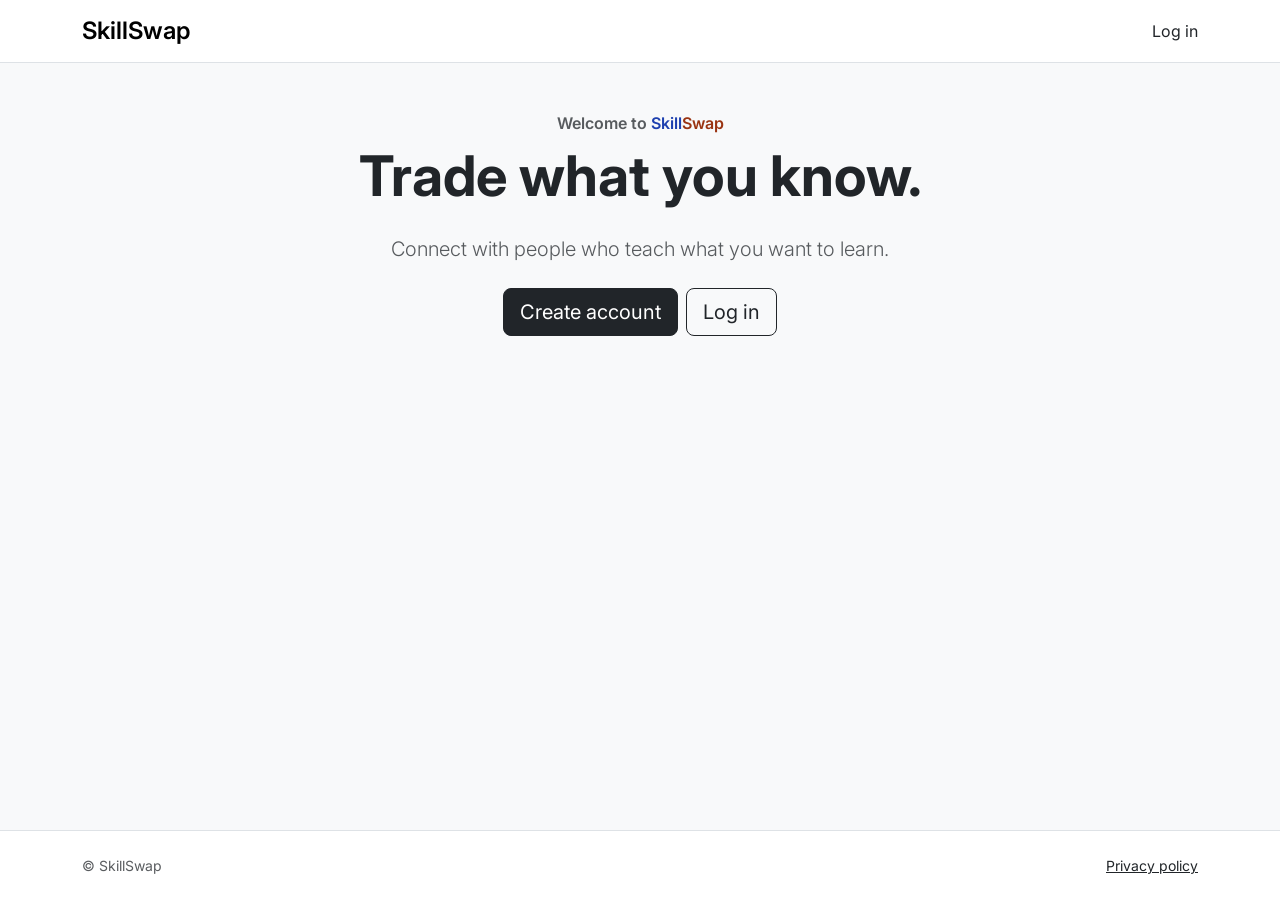
<file: frontend/index.html>
<!DOCTYPE html>
<html lang="en">
<head>
    <meta charset="UTF-8">
    <meta name="viewport" content="width=device-width, initial-scale=1">
    <title>SkillSwap</title>
    <link href="https://cdn.jsdelivr.net/npm/bootstrap@5.3.3/dist/css/bootstrap.min.css" rel="stylesheet">
    <link href="https://fonts.googleapis.com/css2?family=Inter:wght@400;500;600;700&display=swap" rel="stylesheet">
    <link href="css/style.css" rel="stylesheet">
</head>
<body class="bg-body-tertiary d-flex flex-column min-vh-100">

    <!-- navigation -->
    <nav class="navbar bg-white border-bottom">
        <div class="container">
            <a class="navbar-brand fw-semibold fs-4" href="index.html">SkillSwap</a>
            <div class="d-flex gap-4">
                <a class="nav-link" href="login.html">Log in</a>
            </div>
        </div>
    </nav>

    <!-- start page -->
    <main class="container py-5 text-center">

        <!-- hero -->
        <p class="fw-semibold text-body-secondary mb-2">Welcome to <span class="logo-skill">Skill</span><span class="logo-swap">Swap</span></p>
        <h1 class="display-4 fw-bold">Trade what you know.</h1>
        <p class="lead text-body-secondary col-lg-6 mx-auto my-4">Connect with people who teach what you want to learn.</p>

        <div class="d-flex justify-content-center gap-2">
            <a href="registrierung.html" class="btn btn-dark btn-lg">Create account</a>
            <a href="login.html" class="btn btn-outline-dark btn-lg">Log in</a>
        </div>

    </main>

    <!-- footer -->
    <footer class="bg-white border-top mt-auto">
        <div class="container d-flex flex-wrap justify-content-between gap-3 py-4 small text-body-secondary">
            <span>&copy; SkillSwap</span>
            <a href="datenschutz.php">Privacy policy</a>
        </div>
    </footer>

</body>
</html>
</file>
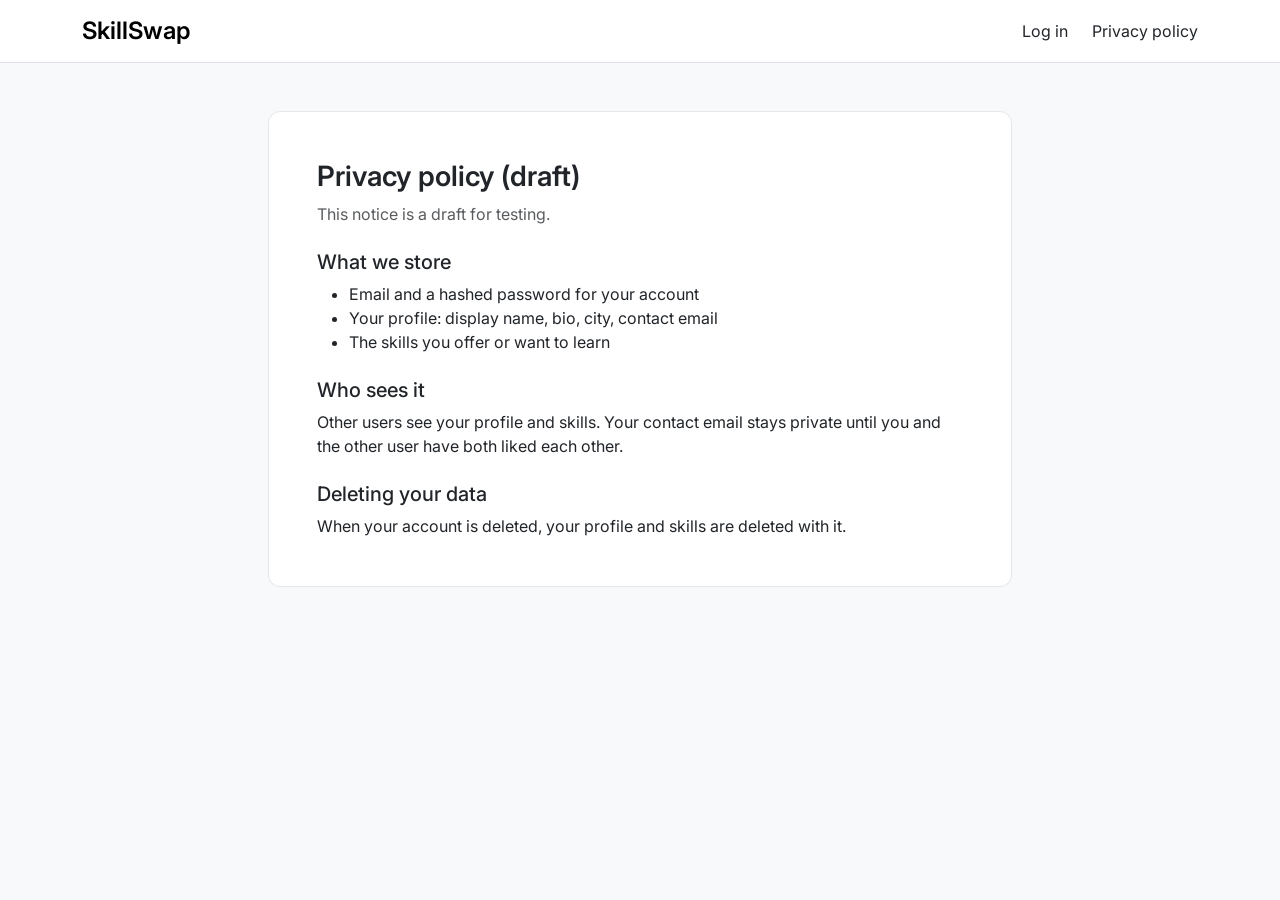
<file: frontend/datenschutz.html>
<!DOCTYPE html>
<html lang="en">
<head>
    <meta charset="UTF-8">
    <meta name="viewport" content="width=device-width, initial-scale=1">
    <title>Privacy policy – SkillSwap</title>
    <link href="https://cdn.jsdelivr.net/npm/bootstrap@5.3.3/dist/css/bootstrap.min.css" rel="stylesheet">
    <link href="https://fonts.googleapis.com/css2?family=Inter:wght@400;500;600;700&display=swap" rel="stylesheet">
    <link href="css/style.css" rel="stylesheet">
</head>
<body class="bg-body-tertiary">

    <!-- navigation -->
    <nav class="navbar bg-white border-bottom">
        <div class="container">
            <a class="navbar-brand fw-semibold fs-4" href="index.html"> SkillSwap</a>
            <div class="d-flex gap-4">
                <a class="nav-link" href="login.html">Log in</a>
                <a class="nav-link" href="datenschutz.html">Privacy policy</a>
            </div>
        </div>
    </nav>

    <!-- draft privacy notice (version draft) -->
    <main class="container py-5">
        <div class="card col-lg-8 mx-auto">
            <div class="card-body p-4 p-md-5">

                <h1 class="h3 fw-semibold">Privacy policy (draft)</h1>
                <p class="text-body-secondary">This notice is a draft for testing.</p>

                <h2 class="h5 mt-4">What we store</h2>
                <ul>
                    <li>Email and a hashed password for your account</li>
                    <li>Your profile: display name, bio, city, contact email</li>
                    <li>The skills you offer or want to learn</li>
                </ul>

                <h2 class="h5 mt-4">Who sees it</h2>
                <p>Other users see your profile and skills. Your contact email stays private until you and the other user have both liked each other.</p>

                <h2 class="h5 mt-4">Deleting your data</h2>
                <p class="mb-0">When your account is deleted, your profile and skills are deleted with it.</p>

            </div>
        </div>
    </main>

</body>
</html>
</file>
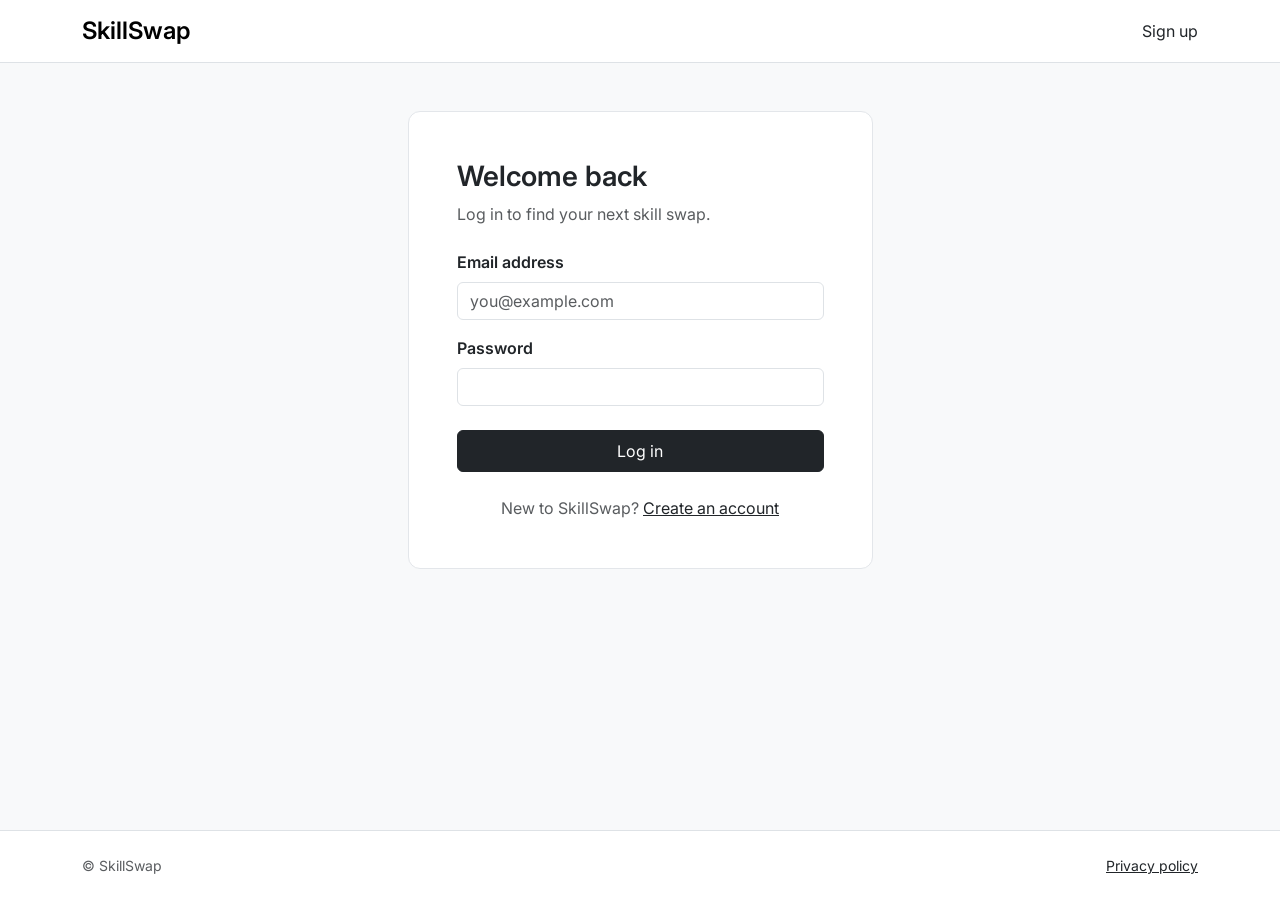
<file: frontend/login.html>
<!DOCTYPE html>
<html lang="en">
<head>
    <meta charset="UTF-8">
    <meta name="viewport" content="width=device-width, initial-scale=1">
    <title>Log in – SkillSwap</title>
    <link href="https://cdn.jsdelivr.net/npm/bootstrap@5.3.3/dist/css/bootstrap.min.css" rel="stylesheet">
    <link href="https://fonts.googleapis.com/css2?family=Inter:wght@400;500;600;700&display=swap" rel="stylesheet">
    <link href="css/style.css" rel="stylesheet">
</head>
<body class="bg-body-tertiary d-flex flex-column min-vh-100">

    <!-- navigation -->
    <nav class="navbar bg-white border-bottom">
        <div class="container">
            <a class="navbar-brand fw-semibold fs-4" href="index.html"> SkillSwap</a>
            <div class="d-flex gap-4">
                <a class="nav-link" href="registrierung.html">Sign up</a>
            </div>
        </div>
    </nav>

    <main class="container py-5">
        <div class="card col-md-8 col-lg-6 col-xl-5 mx-auto">
            <div class="card-body p-4 p-md-5">

                <h1 class="h3 fw-semibold">Welcome back</h1>
                <p class="text-body-secondary mb-4">Log in to find your next skill swap.</p>

                <!-- shown after a successful registration -->
                <div id="registered" class="alert alert-success form-error" role="alert">
                    Account created! You can log in now.
                </div>

                <!-- shown when a page needs a login -->
                <div id="login-required" class="alert alert-info form-error" role="alert">
                    Please log in first.
                </div>

                <!-- shown when error-->
                <div id="login-error" class="alert alert-danger form-error" role="alert">
                    Invalid email or password. Please try again.
                </div>

                <!-- sends the data to the backend -->
                <form action="../backend/login.php" method="POST">

                    <div class="mb-3">
                        <label for="email" class="form-label fw-semibold">Email address</label>
                        <input type="email" id="email" name="email" class="form-control" placeholder="you@example.com" autocomplete="email" required>
                    </div>

                    <div class="mb-4">
                        <label for="password" class="form-label fw-semibold">Password</label>
                        <input type="password" id="password" name="password" class="form-control" autocomplete="current-password" required>
                    </div>

                    <button type="submit" class="btn btn-dark w-100 py-2">Log in</button>
                </form>

                <p class="text-center text-body-secondary mt-4 mb-0">
                    New to SkillSwap? <a href="registrierung.html">Create an account</a>
                </p>

            </div>
        </div>
    </main>

    <!-- footer -->
    <footer class="bg-white border-top mt-auto">
        <div class="container d-flex flex-wrap justify-content-between gap-3 py-4 small text-body-secondary">
            <span>&copy; SkillSwap</span>
            <a href="datenschutz.php">Privacy policy</a>
        </div>
    </footer>

</body>
</html>
</file>
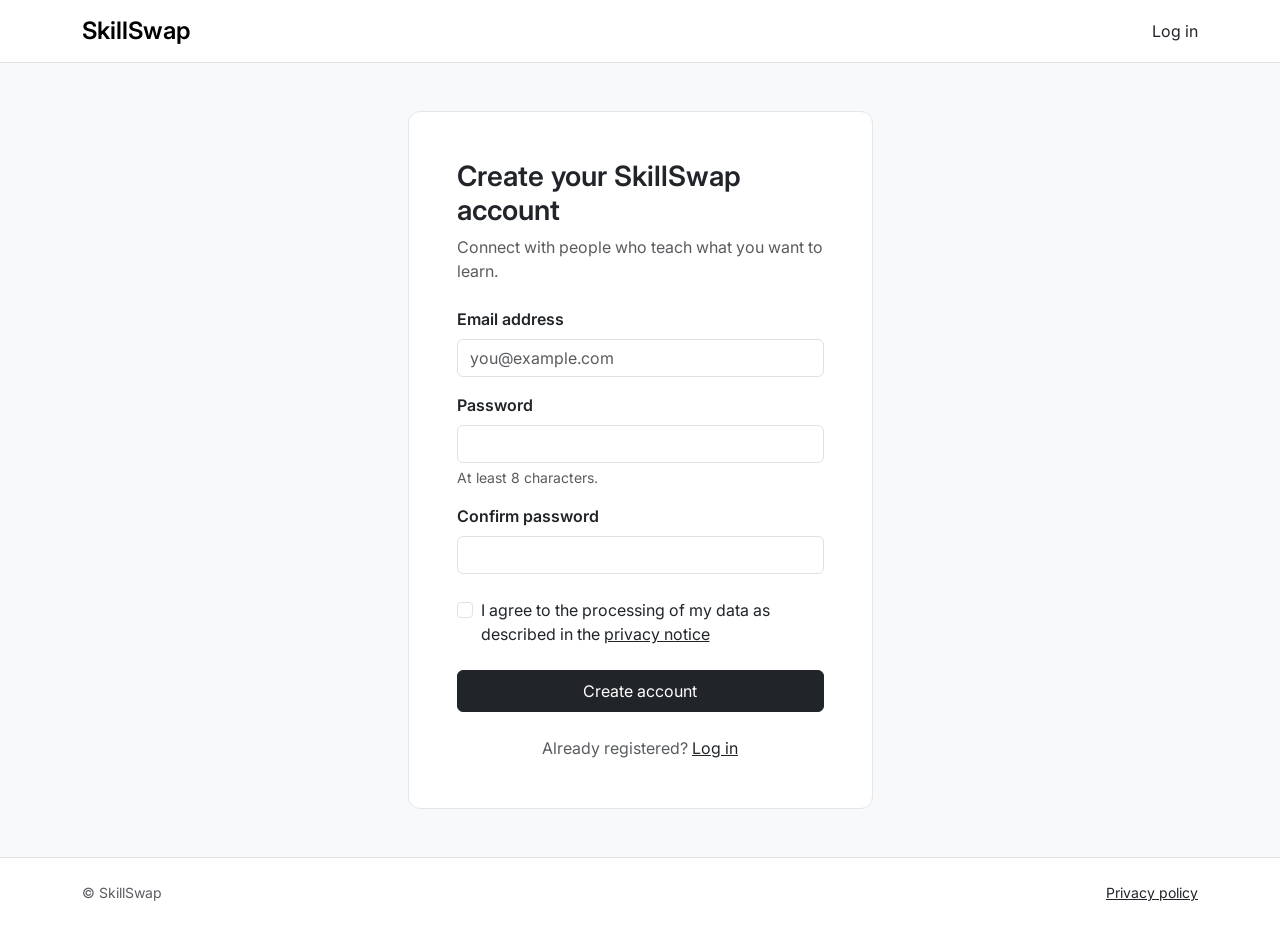
<file: frontend/registrierung.html>
<!DOCTYPE html>
<html lang="en">
<head>
    <meta charset="UTF-8">
    <meta name="viewport" content="width=device-width, initial-scale=1">
    <title>Register – SkillSwap</title>
    <link href="https://cdn.jsdelivr.net/npm/bootstrap@5.3.3/dist/css/bootstrap.min.css" rel="stylesheet">
    <link href="https://fonts.googleapis.com/css2?family=Inter:wght@400;500;600;700&display=swap" rel="stylesheet">
    <link href="css/style.css" rel="stylesheet">
</head>
<body class="bg-body-tertiary d-flex flex-column min-vh-100">

    <!-- navigation -->
    <nav class="navbar bg-white border-bottom">
        <div class="container">
            <a class="navbar-brand fw-semibold fs-4" href="index.html"> SkillSwap</a>
            <div class="d-flex gap-4">
                <a class="nav-link" href="login.html">Log in</a>
            </div>
        </div>
    </nav>

    <main class="container py-5">
        <div class="card col-md-8 col-lg-6 col-xl-5 mx-auto">
            <div class="card-body p-4 p-md-5">

                <h1 class="h3 fw-semibold">Create your SkillSwap account</h1>
                <p class="text-body-secondary mb-4">Connect with people who teach what you want to learn.</p>

                <!-- error messages -->
                <div id="reg-password-mismatch" class="alert alert-danger form-error" role="alert">
                    The passwords do not match. Please try again.
                </div>
                <div id="reg-email-taken" class="alert alert-danger form-error" role="alert">
                    This email is already registered. <a href="login.html" class="alert-link">Log in instead?</a>
                </div>
                <div id="reg-error" class="alert alert-danger form-error" role="alert">
                    Registration did not work. Please check your input and try again.
                </div>

                <!-- sends the data to the backend -->
                <form action="../backend/registrieren.php" method="POST">

                    <div class="mb-3">
                        <label for="email" class="form-label fw-semibold">Email address</label>
                        <input type="email" id="email" name="email" class="form-control" placeholder="you@example.com" maxlength="255" autocomplete="email"
                               pattern="[^@\s]+@[^@\s]+\.[A-Za-z]{2,}" title="Please enter a full email address, e.g. you@example.com" required>
                    </div>

                    <div class="mb-3">
                        <label for="password" class="form-label fw-semibold">Password</label>
                        <input type="password" id="password" name="password" class="form-control" minlength="8" autocomplete="new-password" required>
                        <div class="form-text">At least 8 characters.</div>
                    </div>

                    <div class="mb-4">
                        <label for="password_confirm" class="form-label fw-semibold">Confirm password</label>
                        <input type="password" id="password_confirm" name="password_confirm" class="form-control" minlength="8" autocomplete="new-password" required>
                    </div>

                    <div class="form-check mb-4">
                        <input type="checkbox" id="privacy" name="privacy_accepted" value="1" class="form-check-input" required>
                        <label for="privacy" class="form-check-label">
                            I agree to the processing of my data as described in the
                            <a href="datenschutz.php">privacy notice</a>
                        </label>
                    </div>

                    <button type="submit" class="btn btn-dark w-100 py-2">Create account</button>
                </form>

                <p class="text-center text-body-secondary mt-4 mb-0">
                    Already registered? <a href="login.html">Log in</a>
                </p>

            </div>
        </div>
    </main>

    <!-- footer -->
    <footer class="bg-white border-top mt-auto">
        <div class="container d-flex flex-wrap justify-content-between gap-3 py-4 small text-body-secondary">
            <span>&copy; SkillSwap</span>
            <a href="datenschutz.php">Privacy policy</a>
        </div>
    </footer>

</body>
</html>
</file>
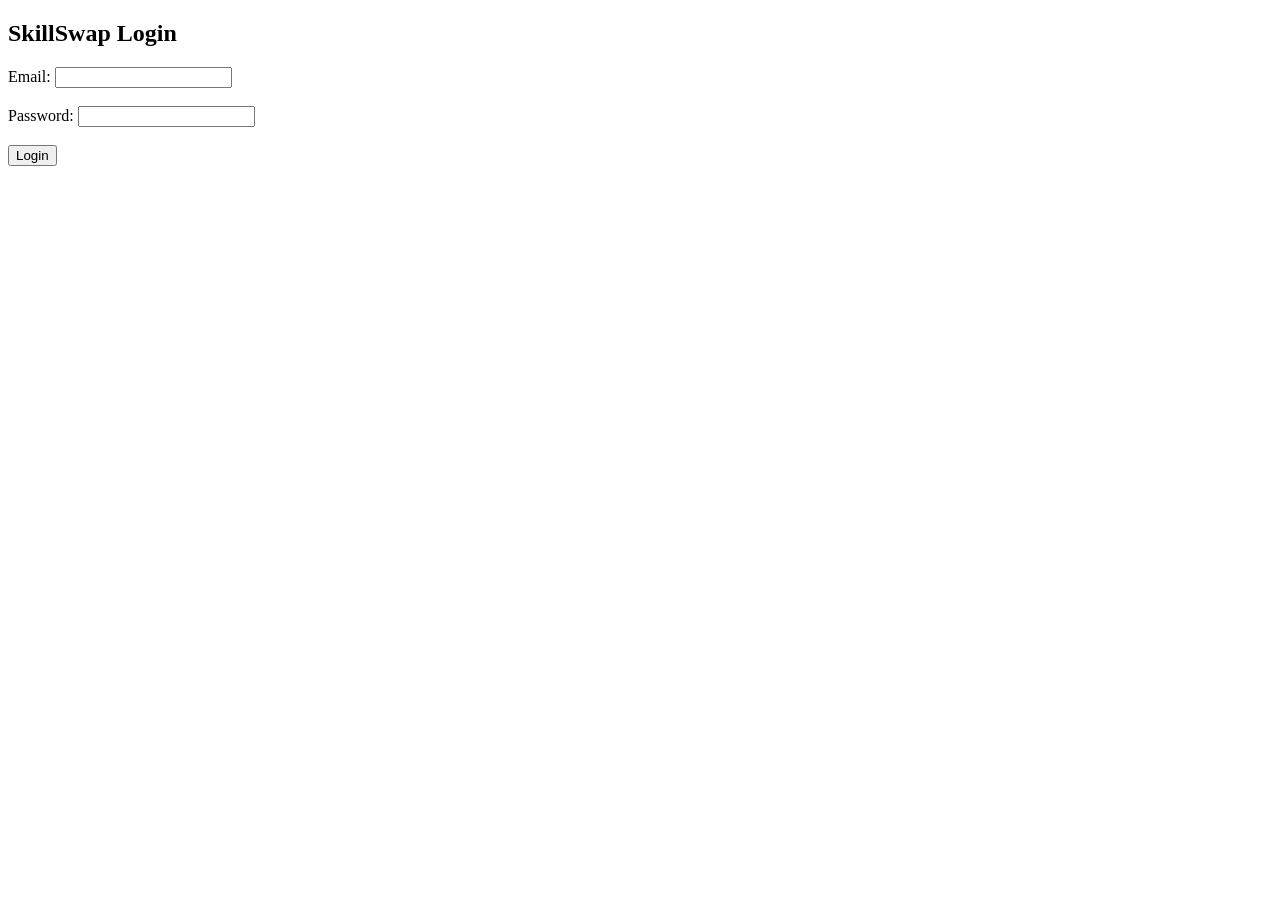
<file: testing/login.html>
<!DOCTYPE html>
<html lang="en">
<head>
    <meta charset="UTF-8">
    <title>SkillSwap Login Test</title>
</head>
<body>

    <h2>SkillSwap Login</h2>

    <form action="../backend/login.php" method="POST">

        <label for="email">Email:</label>
        <input type="email" id="email" name="email" required>

        <br><br>

        <label for="password">Password:</label>
        <input type="password" id="password" name="password" required>

        <br><br>

        <button type="submit">Login</button>

    </form>

</body>
</html>
</file>
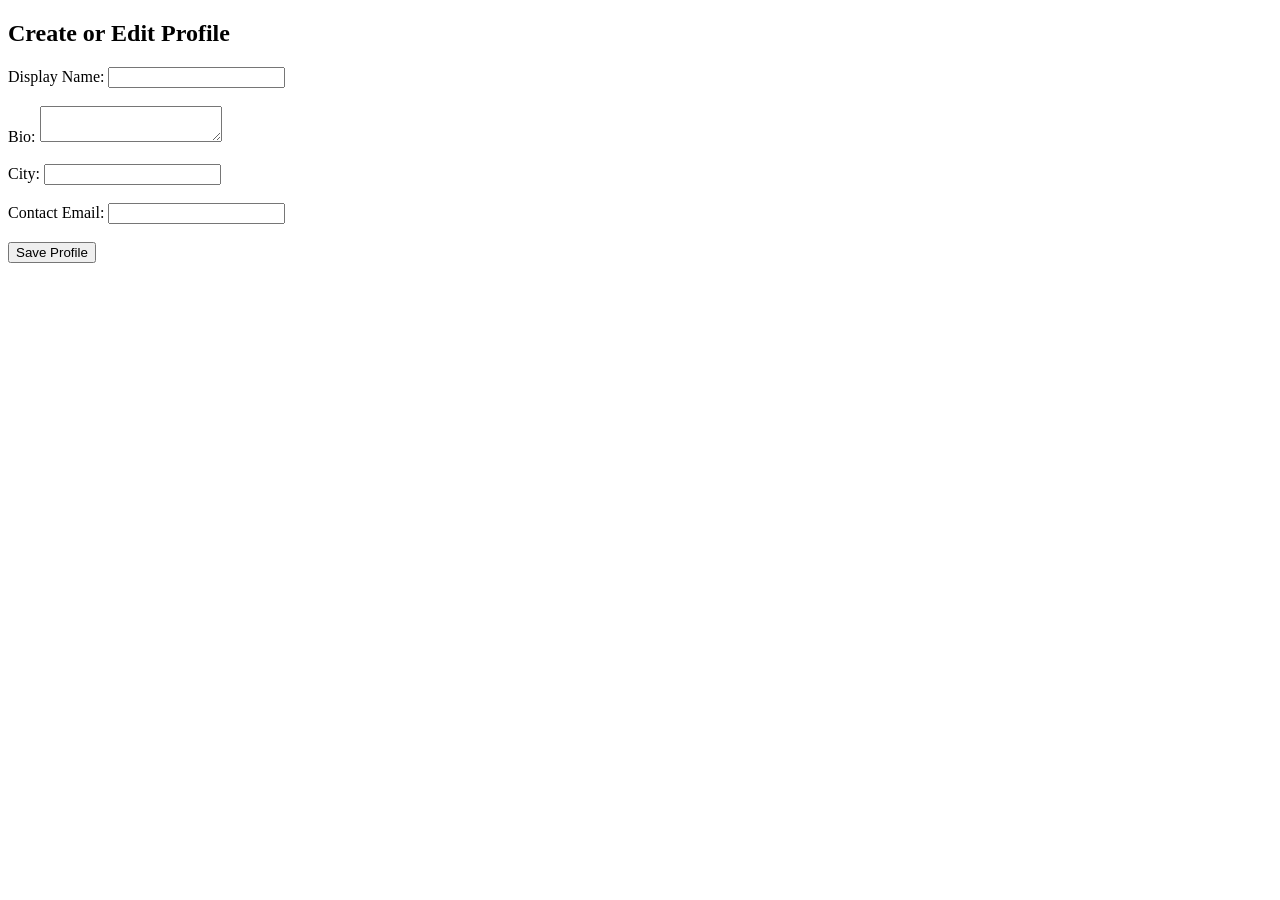
<file: testing/profil.html>
<!DOCTYPE html>
<html lang="en">
<head>
    <meta charset="UTF-8">
    <title>SkillSwap Profile Test</title>
</head>
<body>

    <h2>Create or Edit Profile</h2>

    <form action="../backend/profil.php" method="POST">

        <label for="name">Display Name:</label>
        <input type="text" id="name" name="display_name" maxlength="100" required>

        <br><br>

        <label for="bio">Bio:</label>
        <textarea id="bio" name="bio"></textarea>

        <br><br>

        <label for="city">City:</label>
        <input type="text" id="city" name="city" maxlength="100">

        <br><br>

        <label for="email">Contact Email:</label>
        <input type="email" id="email" name="contact_email">

        <br><br>

        <button type="submit">Save Profile</button>

    </form>

</body>
</html>
</file>
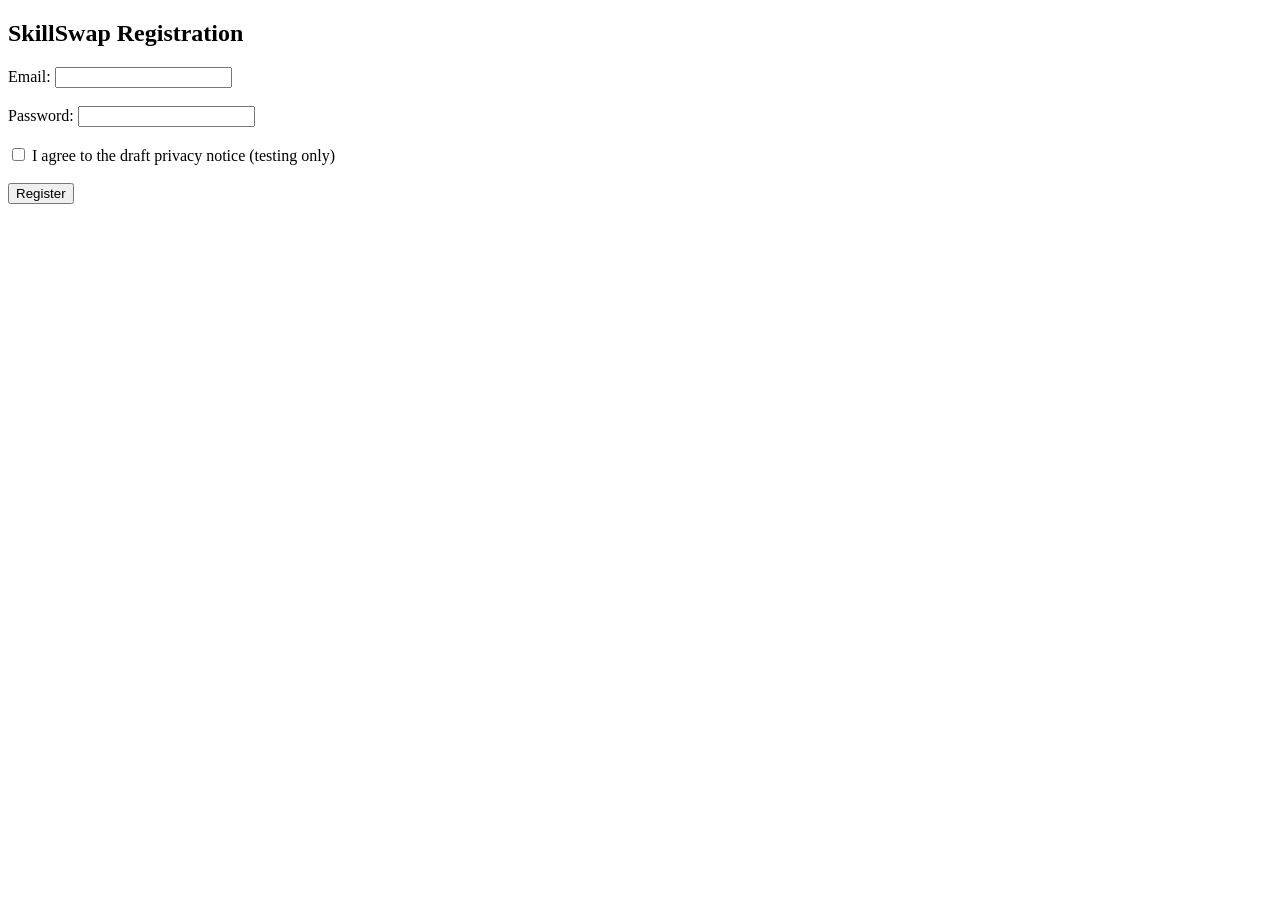
<file: testing/registrierung.html>
<!DOCTYPE html>
<html lang="en">
<head>
    <meta charset="UTF-8">
    <title>SkillSwap Registration Test</title>
</head>
<body>

    <h2>SkillSwap Registration</h2>

    <form action="../backend/registrieren.php" method="POST">

        <label>Email:</label>
        <input type="email" name="email" required>

        <br><br>

        <label>Password:</label>
        <input type="password" name="password" required>

        <br><br>

        <label>
            <input type="checkbox" name="privacy_accepted" value="1" required>
            I agree to the draft privacy notice (testing only)
        </label>

        <br><br>

        <button type="submit">Register</button>

    </form>

</body>
</html>
</file>
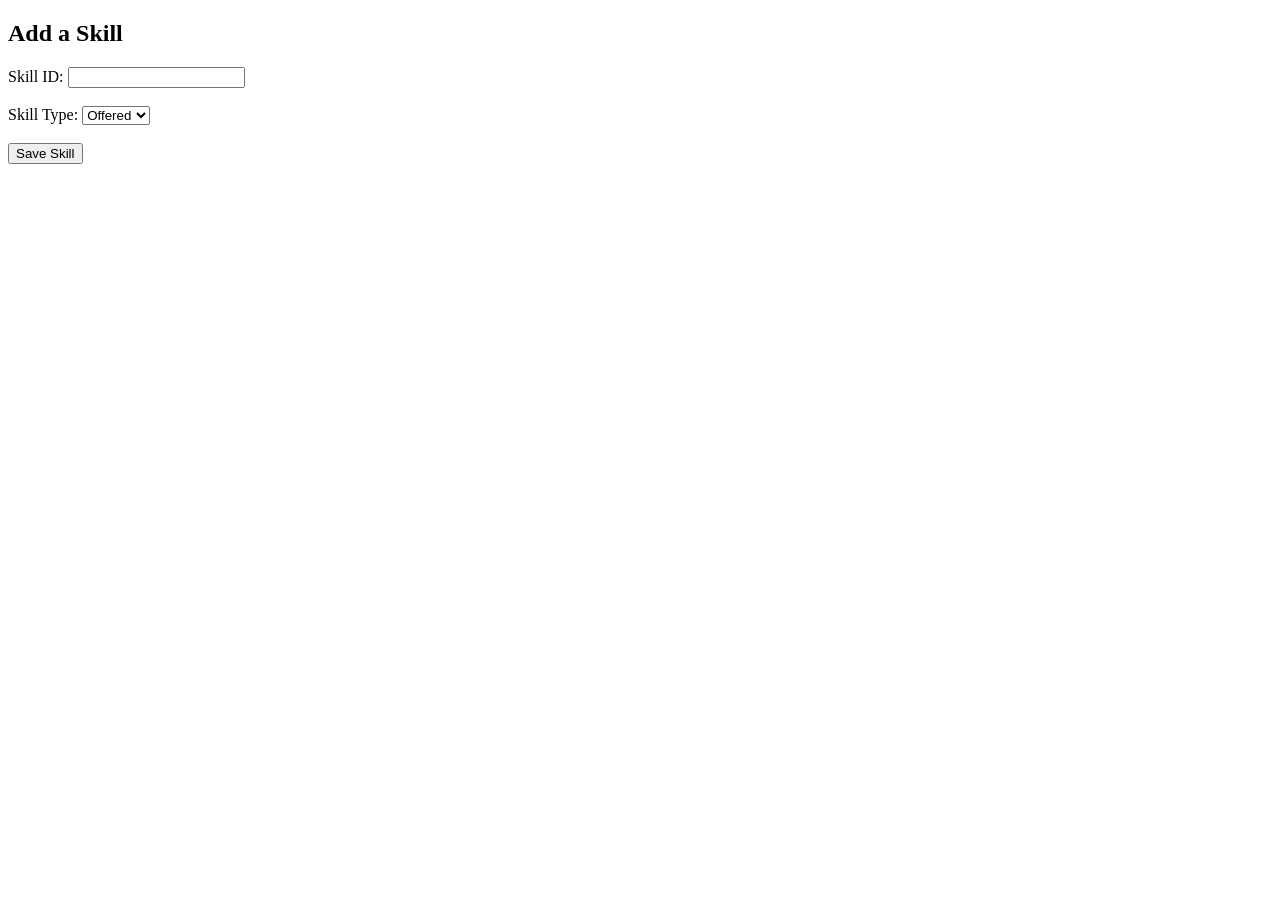
<file: testing/skills.html>
<!DOCTYPE html>
<html lang="en">
<head>
    <meta charset="UTF-8">
    <title>SkillSwap Skills Test</title>
</head>
<body>

    <h2>Add a Skill</h2>

    <form action="../backend/skills.php" method="POST">

        <label for="skill_id">Skill ID:</label>
        <input type="number" id="skill_id" name="skill_id" required>

        <br><br>

        <label for="skill_type">Skill Type:</label>
        <select id="skill_type" name="skill_type">
            <option value="offered">Offered</option>
            <option value="wanted">Wanted</option>
        </select>

        <br><br>

        <button type="submit">Save Skill</button>

    </form>

</body>
</html>
</file>
<file: frontend/css/style.css>
/* SkillSwap theme
   Neutral Bootstrap base + two colors with a fixed meaning:
   blue = skills I can offer
   orange = skills I want to learn */

:root {
    --offered: #1D4ED8;
    --offered-text: #1E40AF;
    --offered-bg: #E8EFFE;
    --offered-border: #C3D3FB;

    --wanted: #C2410C;
    --wanted-text: #9A3412;
    --wanted-bg: #FFF1E6;
    --wanted-border: #FBD3B5;
}

body {
    font-family: "Inter", system-ui, sans-serif;
}

/* softer cards */
.card {
    --bs-card-border-radius: 12px;
    --bs-card-border-color: #E3E6EA;
}

/* skill chips on the profile page */
.chip {
    display: inline-block;
    padding: 8px 16px;
    border: 1px solid;
    border-radius: 999px;
    font-weight: 500;
}

.chip-offered {
    color: var(--offered-text);
    background: var(--offered-bg);
    border-color: var(--offered-border);
}

.chip-wanted {
    color: var(--wanted-text);
    background: var(--wanted-bg);
    border-color: var(--wanted-border);
}

/* chip with a remove button */
.chip-form {
    display: inline-flex;
    align-items: center;
    gap: 8px;
    padding-right: 8px;
}

.chip-remove {
    width: 24px;
    height: 24px;
    padding: 0;
    border: 0;
    border-radius: 50%;
    color: inherit;
    background: transparent;
    font-size: 1.25rem;
    line-height: 1;
}

.chip-remove:hover { color: #fff; background: #212529; }
.chip-remove:disabled { color: inherit; background: transparent; opacity: 0.4; }

/* + Add skill" buttons*/
.btn-offered {
    --bs-btn-color: var(--offered-text);
    --bs-btn-border-color: var(--offered);
    --bs-btn-hover-color: #fff;
    --bs-btn-hover-bg: var(--offered);
    --bs-btn-hover-border-color: var(--offered);
    --bs-btn-active-color: #fff;
    --bs-btn-active-bg: var(--offered);
}

.btn-wanted {
    --bs-btn-color: var(--wanted-text);
    --bs-btn-border-color: var(--wanted);
    --bs-btn-hover-color: #fff;
    --bs-btn-hover-bg: var(--wanted);
    --bs-btn-hover-border-color: var(--wanted);
    --bs-btn-active-color: #fff;
    --bs-btn-active-bg: var(--wanted);
}

/* selected radio button */
.radio-offered:checked { background-color: var(--offered); border-color: var(--offered); }
.radio-wanted:checked  { background-color: var(--wanted); border-color: var(--wanted); }

/* colored dot in front of section titles */
.dot {
    display: inline-block;
    width: 12px;
    height: 12px;
    margin-right: 8px;
    border-radius: 50%;
}

.dot-offered { background: var(--offered); }
.dot-wanted  { background: var(--wanted); }

/* "SkillSwap" in the start page heading */
.logo-skill { color: var(--offered-text); }
.logo-swap  { color: var(--wanted-text); }

/* error messages*/
.form-error { display: none; }
.form-error:target { display: block; }

/* smaller chips on the user cards */
.chip-small {
    padding: 4px 12px;
    font-size: 0.875rem;
}

/* chat list: whole row is a link */
.chat-link {
    display: block;
    padding: 20px 24px;
    color: inherit;
    text-decoration: none;
}

.chat-link:hover { background: #F8F9FA; }
.chat-link + .chat-link { border-top: 1px solid #E3E6EA; }

/* round initial in front of a name */
.avatar {
    display: inline-flex;
    flex-shrink: 0;
    align-items: center;
    justify-content: center;
    width: 48px;
    height: 48px;
    border-radius: 50%;
    background: #E9ECEF;
    font-weight: 600;
}

/* chat messages */
.message {
    width: fit-content;
    max-width: 80%;
    padding: 12px 16px;
    border-radius: 16px;
    background: #F1F3F5;
    overflow-wrap: anywhere;
}

.message-own {
    margin-left: auto;
    color: #fff;
    background: #212529;
}

/* keyboard fokus */
a:focus-visible,
.btn:focus-visible,
.chip-remove:focus-visible {
    outline: 3px solid #212529;
    outline-offset: 2px;
    box-shadow: none;
}

/* inside of the row, otherwise the card cuts it off i think */
.chat-link:focus-visible { outline-offset: -5px; }

/* darker links, the Bootstrap blue is too light on the gray background */
:root {
    --bs-link-color-rgb: 33, 37, 41;
    --bs-link-hover-color-rgb: 73, 80, 87;
}
</file>
